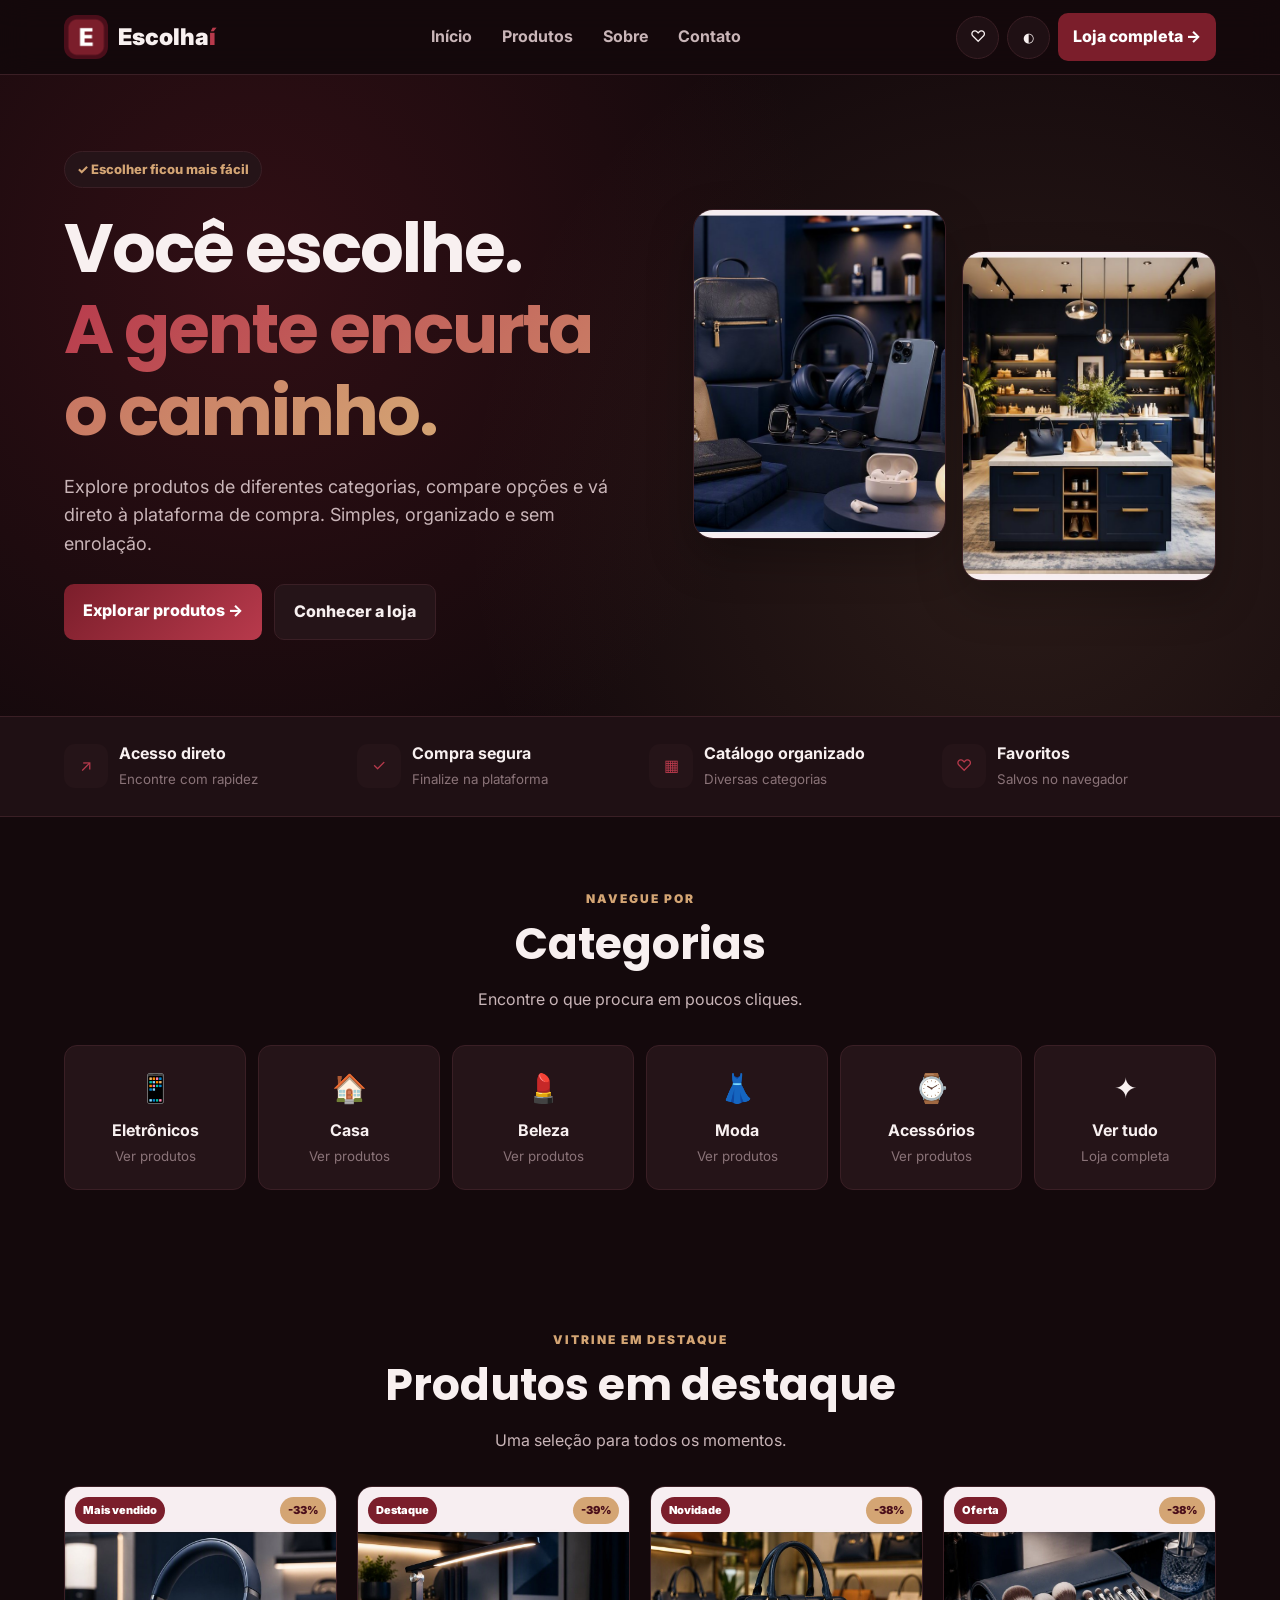
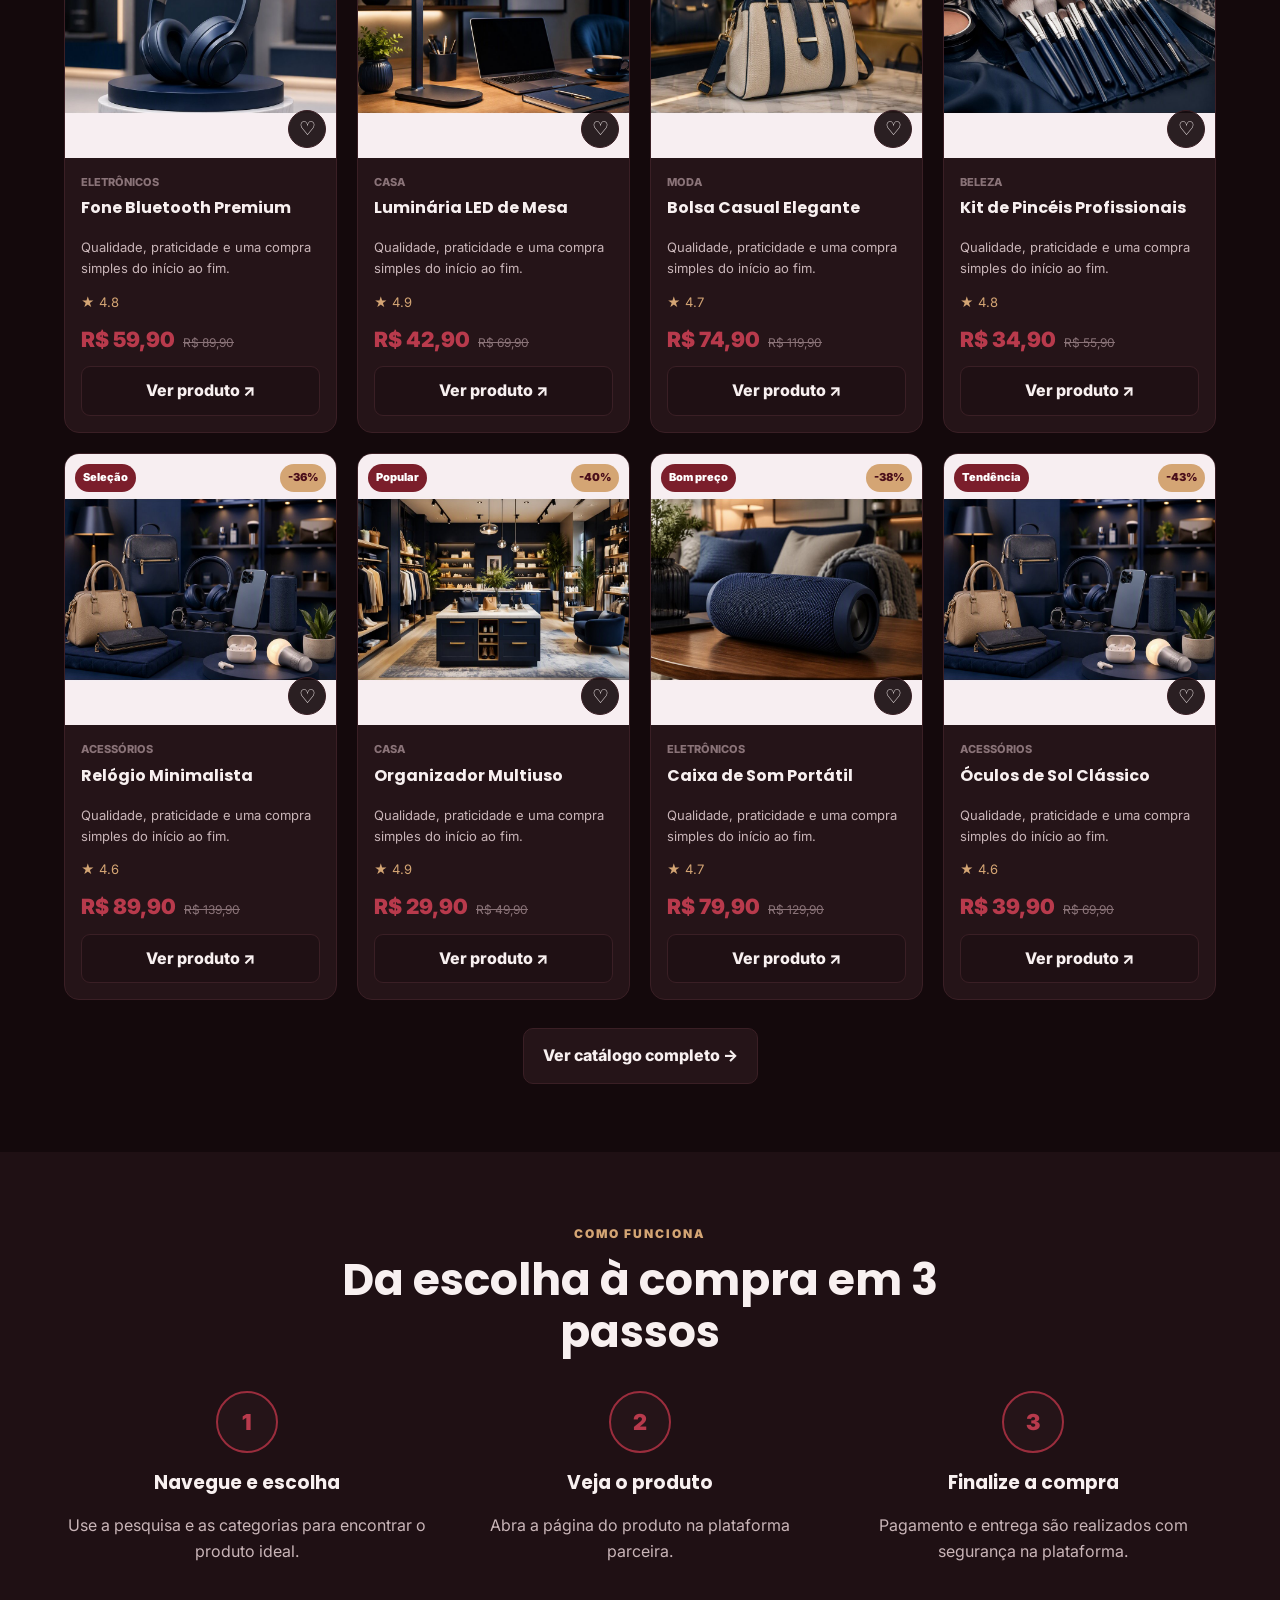
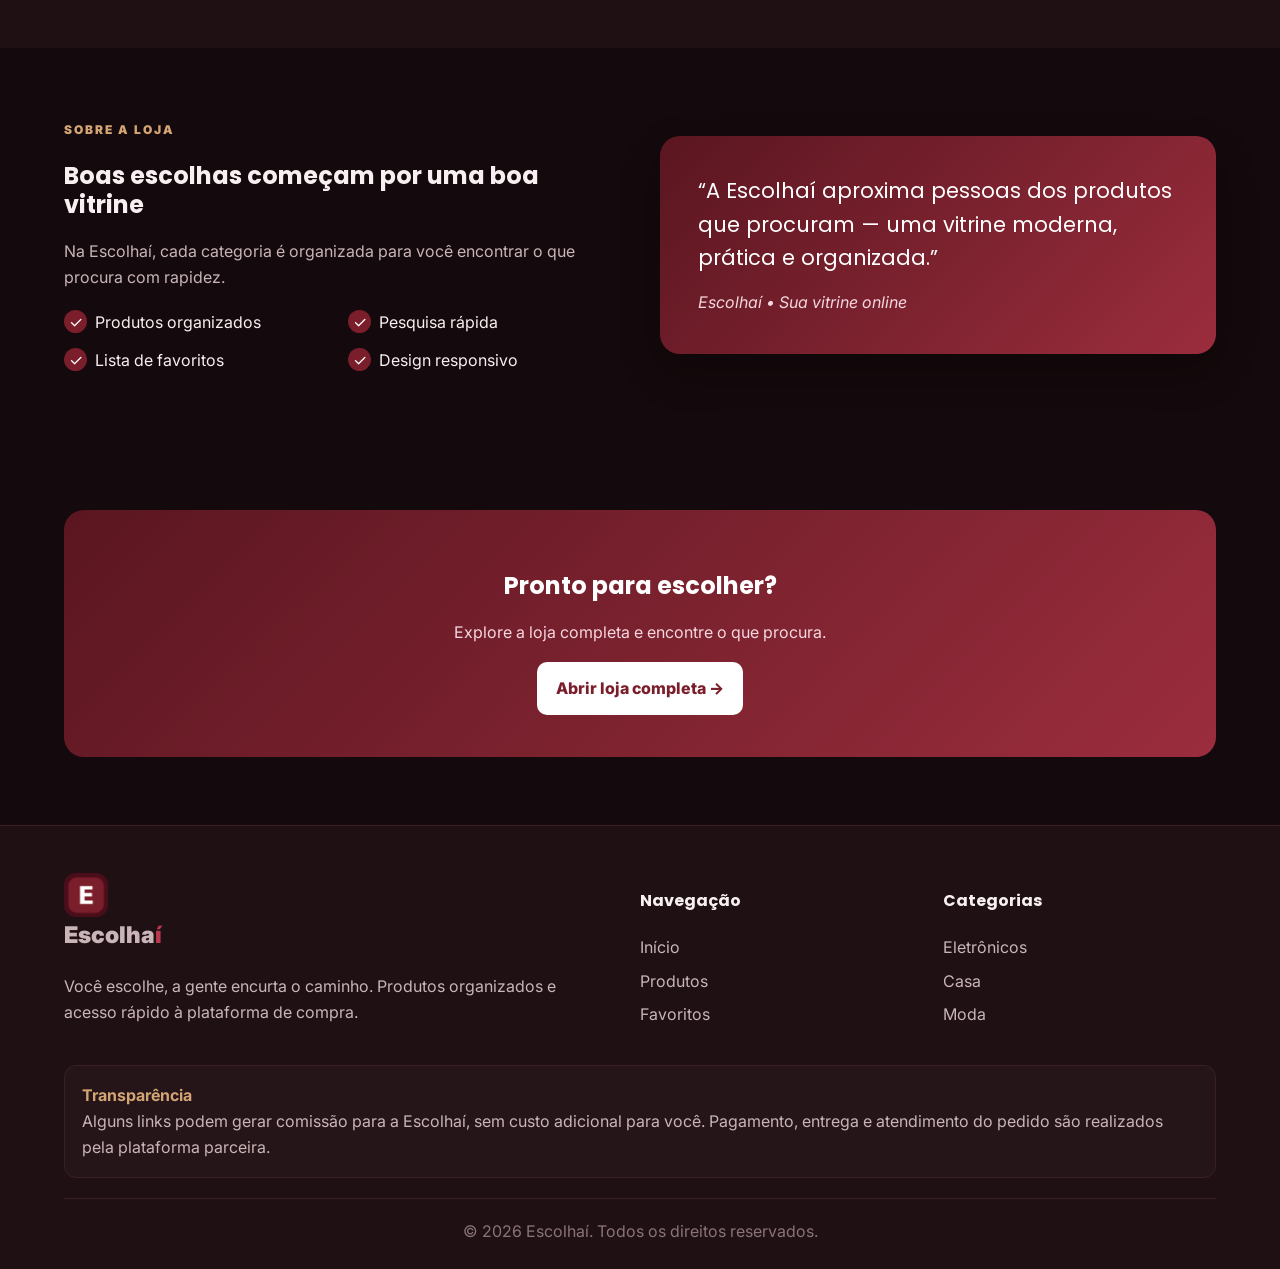
<file: index.html>
<!doctype html><html lang="pt-BR" data-theme="dark"><head><meta charset="UTF-8"><meta name="viewport" content="width=device-width,initial-scale=1"><meta name="theme-color" content="#7B1E2B"><link rel="manifest" href="manifest.json"><link rel="apple-touch-icon" href="images/icon-192.png"><link rel="icon" href="images/icon-192.png"><link rel="preconnect" href="https://fonts.googleapis.com"><link rel="preconnect" href="https://fonts.gstatic.com" crossorigin><link href="https://fonts.googleapis.com/css2?family=Inter:wght@400;500;600;700;800&family=Poppins:wght@600;700;800&display=swap" rel="stylesheet"><link rel="stylesheet" href="styles.css?v=5"><title>Escolhaí — Você escolhe, a gente encurta o caminho</title><meta name="description" content="Vitrine online com produtos organizados por categoria e acesso direto à plataforma de compra."><meta property="og:title" content="Escolhaí"><meta property="og:description" content="Você escolhe, a gente encurta o caminho."><meta property="og:url" content="https://soluccio.github.io/escolhai/"><link rel="canonical" href="https://soluccio.github.io/escolhai/"></head><body><header class="header"><nav class="nav container"><a class="brand" href="index.html"><img src="images/icon-192.png" alt=""><span>Escolha<em>í</em></span></a><div class="nav-links" id="navLinks"><a href="index.html">Início</a><a href="produtos.html">Produtos</a><a href="index.html#sobre">Sobre</a><a href="#contato">Contato</a></div><div class="nav-actions"><a class="icon-btn" href="produtos.html?fav=1" aria-label="Favoritos">♡<span class="fav-count" id="favCount"></span></a><button class="icon-btn" id="themeToggle" aria-label="Alternar tema">◐</button><a class="catalog-btn" href="produtos.html">Loja completa →</a><button class="icon-btn menu-btn" id="menuToggle" aria-label="Abrir menu">☰</button></div></nav></header><main><section class="hero"><div class="container hero-grid"><div><span class="badge">✓ Escolher ficou mais fácil</span><h1>Você escolhe.<br><span class="accent">A gente encurta o caminho.</span></h1><p>Explore produtos de diferentes categorias, compare opções e vá direto à plataforma de compra. Simples, organizado e sem enrolação.</p><div class="actions"><a class="btn-primary" href="produtos.html">Explorar produtos →</a><a class="btn-secondary" href="#sobre">Conhecer a loja</a></div></div><div class="hero-visual"><img src="images/hero-produtos.jpg" alt="Produtos em destaque"><img src="images/hero-loja.jpg" alt="Seleção de produtos"></div></div></section><section class="trust"><div class="container trust-grid"><div class="trust-item"><span class="trust-icon">↗</span><div><b>Acesso direto</b><small>Encontre com rapidez</small></div></div><div class="trust-item"><span class="trust-icon">✓</span><div><b>Compra segura</b><small>Finalize na plataforma</small></div></div><div class="trust-item"><span class="trust-icon">▦</span><div><b>Catálogo organizado</b><small>Diversas categorias</small></div></div><div class="trust-item"><span class="trust-icon">♡</span><div><b>Favoritos</b><small>Salvos no navegador</small></div></div></div></section><section class="section"><div class="container"><div class="section-head"><span class="eyebrow">NAVEGUE POR</span><h2>Categorias</h2><p>Encontre o que procura em poucos cliques.</p></div><div class="cats"><a class="cat" href="produtos.html?cat=Eletrônicos"><i>📱</i><b>Eletrônicos</b><small>Ver produtos</small></a><a class="cat" href="produtos.html?cat=Casa"><i>🏠</i><b>Casa</b><small>Ver produtos</small></a><a class="cat" href="produtos.html?cat=Beleza"><i>💄</i><b>Beleza</b><small>Ver produtos</small></a><a class="cat" href="produtos.html?cat=Moda"><i>👗</i><b>Moda</b><small>Ver produtos</small></a><a class="cat" href="produtos.html?cat=Acessórios"><i>⌚</i><b>Acessórios</b><small>Ver produtos</small></a><a class="cat" href="produtos.html"><i>✦</i><b>Ver tudo</b><small>Loja completa</small></a></div></div></section><section class="section"><div class="container"><div class="section-head"><span class="eyebrow">VITRINE EM DESTAQUE</span><h2>Produtos em destaque</h2><p>Uma seleção para todos os momentos.</p></div><div class="products-grid" id="featuredGrid"></div><div class="center"><a class="btn-secondary" href="produtos.html">Ver catálogo completo →</a></div></div></section><section class="section how"><div class="container"><div class="section-head"><span class="eyebrow">COMO FUNCIONA</span><h2>Da escolha à compra em 3 passos</h2></div><div class="steps"><div class="step"><div class="step-num">1</div><h3>Navegue e escolha</h3><p>Use a pesquisa e as categorias para encontrar o produto ideal.</p></div><div class="step"><div class="step-num">2</div><h3>Veja o produto</h3><p>Abra a página do produto na plataforma parceira.</p></div><div class="step"><div class="step-num">3</div><h3>Finalize a compra</h3><p>Pagamento e entrega são realizados com segurança na plataforma.</p></div></div></div></section><section class="section" id="sobre"><div class="container about-grid"><div class="about-copy"><span class="eyebrow">SOBRE A LOJA</span><h2>Boas escolhas começam por uma boa vitrine</h2><p>Na Escolhaí, cada categoria é organizada para você encontrar o que procura com rapidez.</p><div class="features"><div class="feature">Produtos organizados</div><div class="feature">Pesquisa rápida</div><div class="feature">Lista de favoritos</div><div class="feature">Design responsivo</div></div></div><div class="about-card"><blockquote>“A Escolhaí aproxima pessoas dos produtos que procuram — uma vitrine moderna, prática e organizada.”</blockquote><cite>Escolhaí • Sua vitrine online</cite></div></div></section><section class="section"><div class="container"><div class="cta"><h2>Pronto para escolher?</h2><p>Explore a loja completa e encontre o que procura.</p><a class="btn-primary" href="produtos.html">Abrir loja completa →</a></div></div></section></main><footer id="contato"><div class="container"><div class="footer-grid"><div><a class="brand" href="index.html"><img src="images/icon-192.png" alt=""><span>Escolha<em>í</em></span></a><p>Você escolhe, a gente encurta o caminho. Produtos organizados e acesso rápido à plataforma de compra.</p></div><div><h4>Navegação</h4><a href="index.html">Início</a><a href="produtos.html">Produtos</a><a href="produtos.html?fav=1">Favoritos</a></div><div><h4>Categorias</h4><a href="produtos.html?cat=Eletrônicos">Eletrônicos</a><a href="produtos.html?cat=Casa">Casa</a><a href="produtos.html?cat=Moda">Moda</a></div></div><div class="transparency"><strong>Transparência</strong><br>Alguns links podem gerar comissão para a Escolhaí, sem custo adicional para você. Pagamento, entrega e atendimento do pedido são realizados pela plataforma parceira.</div><div class="footer-bottom">© 2026 Escolhaí. Todos os direitos reservados.</div></div></footer><div id="toast"></div><script src="app.js?v=5" defer></script><script>window.PAGE='home';</script></body></html>
</file>
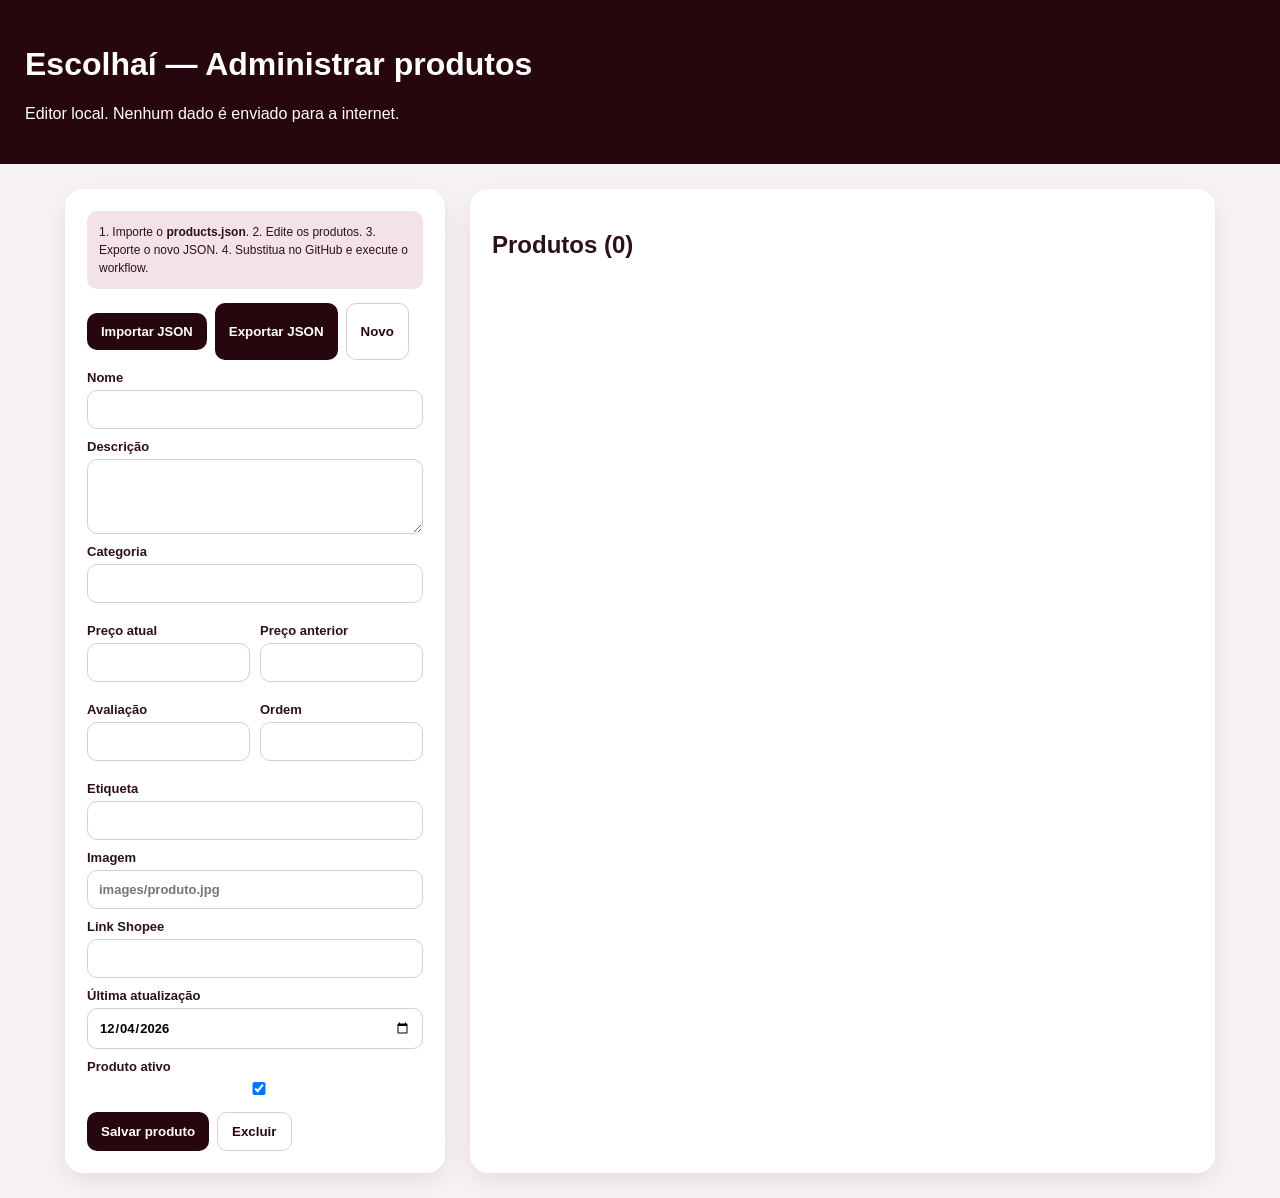
<file: administrar-produtos.html>
<!doctype html><html lang="pt-BR"><head><meta charset="utf-8"><meta name="viewport" content="width=device-width"><title>Escolhaí — Administrar produtos</title><style>:root{--w:#26070e;--a:#68172c;--bg:#f8f3f4}*{box-sizing:border-box}body{margin:0;font-family:Segoe UI,Arial;background:var(--bg);color:#2c1117}header{background:var(--w);color:#fff;padding:25px}main{max-width:1200px;margin:auto;padding:25px;display:grid;grid-template-columns:380px 1fr;gap:25px}.panel{background:#fff;padding:22px;border-radius:18px;box-shadow:0 8px 28px #26070e18}label{display:grid;gap:5px;font-weight:700;font-size:13px;margin:10px 0}input,textarea,select{width:100%;padding:11px;border:1px solid #decbd0;border-radius:10px;font:inherit}textarea{min-height:75px}.row{display:grid;grid-template-columns:1fr 1fr;gap:10px}.btns{display:flex;gap:8px;flex-wrap:wrap;margin-top:14px}button,.file{border:0;background:var(--w);color:#fff;padding:11px 14px;border-radius:10px;font-weight:800;cursor:pointer}.secondary{background:#fff;color:var(--w);border:1px solid #decbd0}.list{display:grid;gap:10px}.item{padding:15px;border:1px solid #eadde1;border-radius:13px;display:flex;justify-content:space-between;gap:12px}.item small{color:#75636a}.notice{background:#f3e3e7;padding:12px;border-radius:10px;font-size:12px;line-height:1.5}@media(max-width:850px){main{grid-template-columns:1fr}}</style></head><body><header><h1>Escolhaí — Administrar produtos</h1><p>Editor local. Nenhum dado é enviado para a internet.</p></header><main><section class="panel"><div class="notice">1. Importe o <b>products.json</b>. 2. Edite os produtos. 3. Exporte o novo JSON. 4. Substitua no GitHub e execute o workflow.</div><div class="btns"><label class="file">Importar JSON<input id="file" type="file" accept=".json" hidden></label><button id="export">Exportar JSON</button><button class="secondary" id="new">Novo</button></div><form id="form"><input id="id" type="hidden"><label>Nome<input id="name" required></label><label>Descrição<textarea id="description"></textarea></label><label>Categoria<input id="category" required></label><div class="row"><label>Preço atual<input id="price" type="number" step="0.01"></label><label>Preço anterior<input id="oldPrice" type="number" step="0.01"></label></div><div class="row"><label>Avaliação<input id="rating" type="number" step="0.1" min="0" max="5"></label><label>Ordem<input id="order" type="number"></label></div><label>Etiqueta<input id="badge"></label><label>Imagem<input id="image" placeholder="images/produto.jpg"></label><label>Link Shopee<input id="link"></label><label>Última atualização<input id="lastUpdated" type="date"></label><label><span>Produto ativo</span><input id="active" type="checkbox" checked></label><div class="btns"><button type="submit">Salvar produto</button><button type="button" class="secondary" id="remove">Excluir</button></div></form></section><section class="panel"><h2>Produtos <span id="count"></span></h2><div class="list" id="list"></div></section></main><script>let products=[],editing=null;const $=id=>document.getElementById(id);function render(){products.sort((a,b)=>(a.order||999)-(b.order||999));$('count').textContent='('+products.length+')';$('list').innerHTML=products.map(p=>`<div class="item"><div><b>${p.name}</b><br><small>${p.category} • R$ ${Number(p.price||0).toFixed(2).replace('.',',')} • ${p.active===false?'Inativo':'Ativo'}</small></div><button onclick="edit(${p.id})">Editar</button></div>`).join('')}function edit(id){let p=products.find(x=>x.id===id);editing=id;for(let k of ['id','name','description','category','price','oldPrice','rating','order','badge','image','link','lastUpdated'])$(k).value=p[k]??'';$('active').checked=p.active!==false;scrollTo({top:0,behavior:'smooth'})}function clear(){editing=null;$('form').reset();$('active').checked=true;$('lastUpdated').value=new Date().toISOString().slice(0,10)}$('file').onchange=async e=>{products=JSON.parse(await e.target.files[0].text());render();clear()};$('form').onsubmit=e=>{e.preventDefault();let p={id:editing||Math.max(0,...products.map(x=>+x.id))+1,name:$('name').value,description:$('description').value,category:$('category').value,price:+$('price').value,oldPrice:+$('oldPrice').value,rating:+$('rating').value,badge:$('badge').value,image:$('image').value,link:$('link').value,active:$('active').checked,order:+$('order').value,lastUpdated:$('lastUpdated').value};let i=products.findIndex(x=>x.id===p.id);i>-1?products[i]=p:products.push(p);render();clear()};$('remove').onclick=()=>{if(editing&&confirm('Excluir produto?')){products=products.filter(x=>x.id!==editing);render();clear()}};$('new').onclick=clear;$('export').onclick=()=>{let a=document.createElement('a');a.href=URL.createObjectURL(new Blob([JSON.stringify(products,null,2)],{type:'application/json'}));a.download='products.json';a.click();URL.revokeObjectURL(a.href)};clear();render();</script></body></html>
</file>
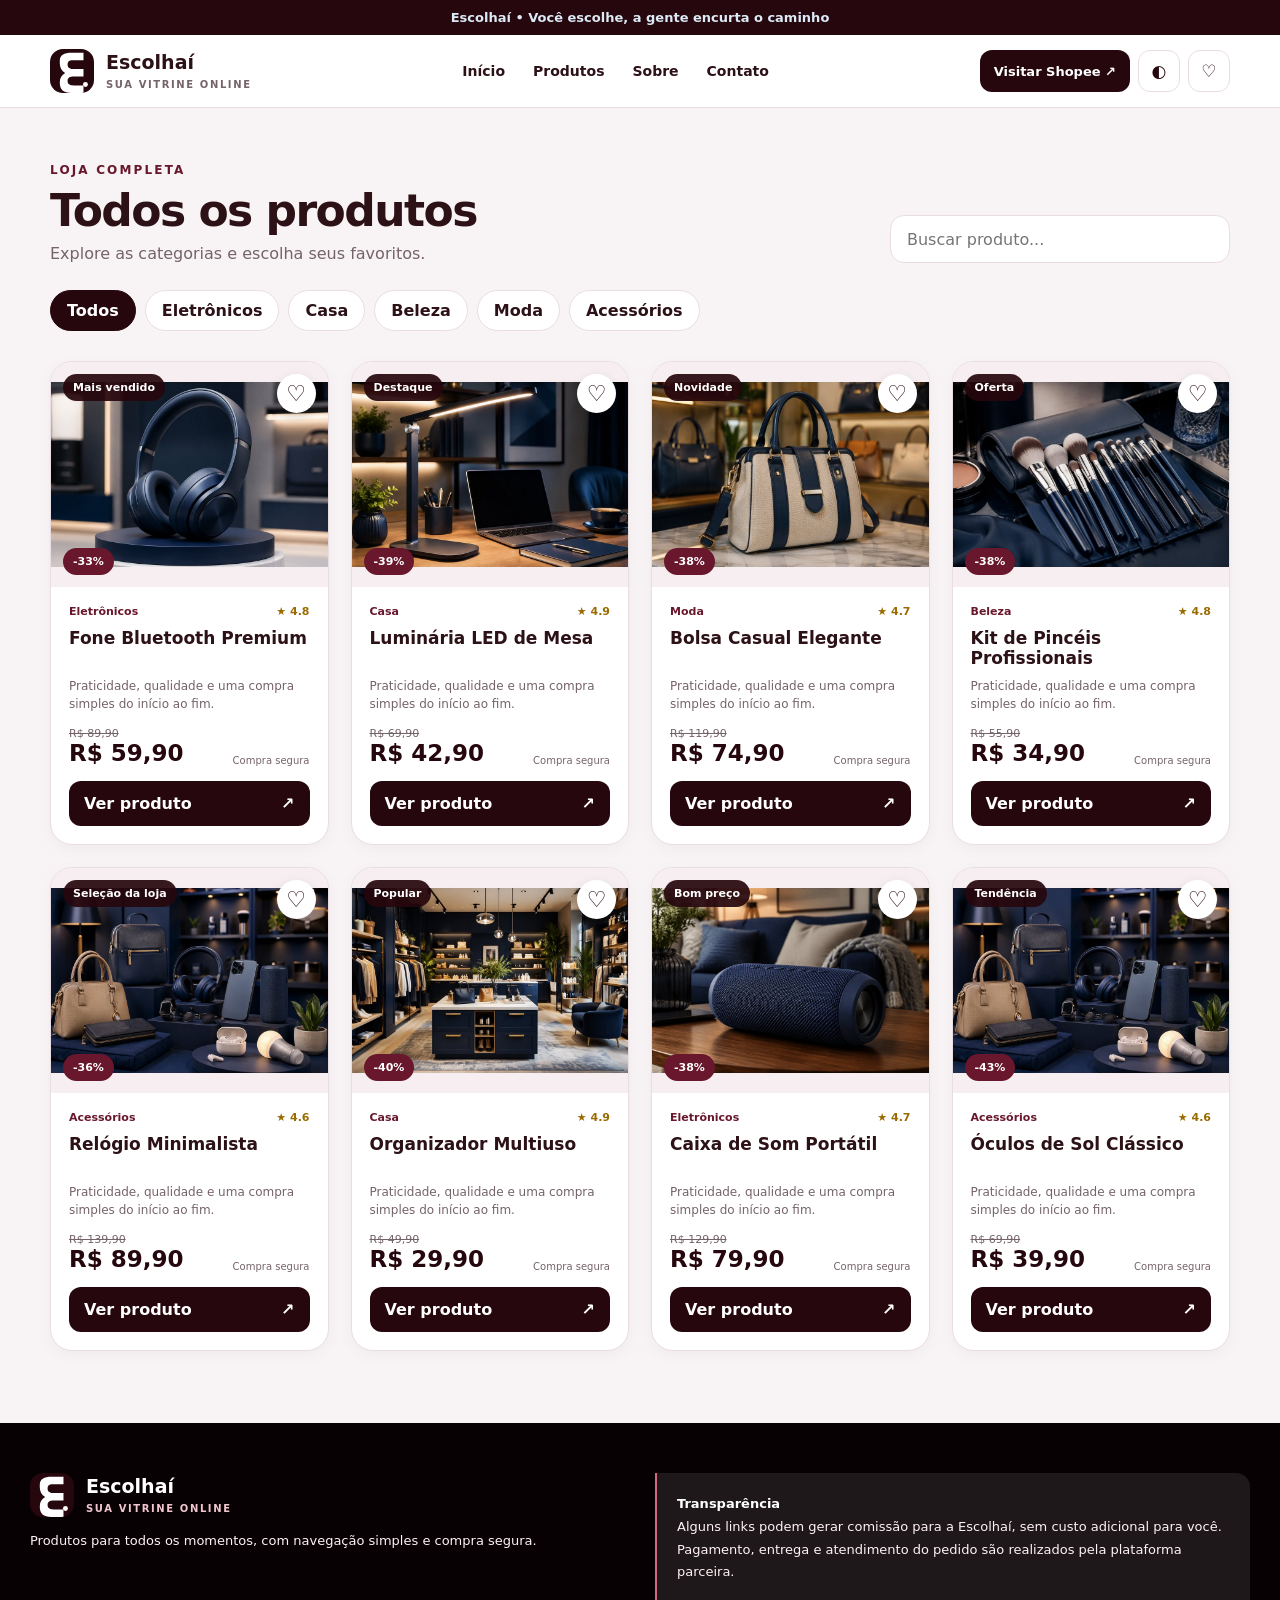
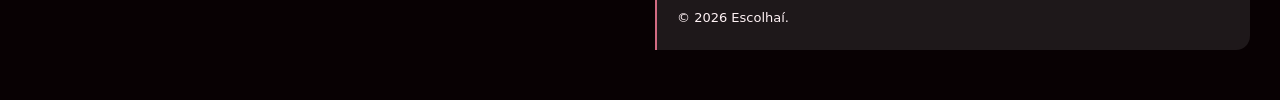
<file: produtos-template.html>
<!doctype html>
<html lang="pt-BR"><head><meta charset="utf-8"><meta name="viewport" content="width=device-width,initial-scale=1"><meta name="theme-color" content="#26070e"><meta name="description" content="Escolhaí — produtos selecionados para todos os momentos."><meta http-equiv="Cache-Control" content="no-cache, no-store, must-revalidate"><meta name="escolhai-version" content="2026-07-17-hotfix"><link rel="icon" href="images/escolhai-icon.svg?v=3" type="image/svg+xml"><title>Produtos — Escolhaí</title>
<style>
:root{--navy:#26070e;--navy2:#3a0a15;--blue:#68172c;--blue2:#8d2942;--bg:#f8f3f4;--surface:#fff;--text:#2c1117;--muted:#75636a;--line:#eadde1;--shadow:0 16px 45px rgba(38,7,14,.10)}
*{box-sizing:border-box}html{scroll-behavior:smooth}body{margin:0;background:var(--bg);color:var(--text);font-family:Inter,system-ui,-apple-system,"Segoe UI",Arial,sans-serif}a{color:inherit;text-decoration:none}button,input{font:inherit}.announcement{background:var(--navy);color:#dceaf5;text-align:center;padding:10px 15px;font-size:13px;font-weight:700}header{position:sticky;top:0;z-index:40;background:rgba(255,255,255,.96);border-bottom:1px solid var(--line);backdrop-filter:blur(12px)}.nav{max-width:1220px;margin:auto;padding:14px 20px;display:flex;align-items:center;justify-content:space-between;gap:24px}.brand{display:flex;align-items:center;gap:12px}.logo{width:44px;height:44px;border-radius:13px;background:linear-gradient(145deg,#1a0308,#68172c);display:grid;place-items:center;color:#fff;font-weight:900;font-size:21px;box-shadow:0 8px 22px rgba(38,7,14,.24)}.brand b{display:block;font-size:19px}.brand small{color:var(--muted);font-size:10px;letter-spacing:.16em;font-weight:800}.links{display:flex;gap:28px;font-size:14px;font-weight:750}.links a:hover{color:var(--blue)}.tools{display:flex;gap:8px}.tool{border:1px solid var(--line);background:#fff;color:var(--navy);height:42px;min-width:42px;border-radius:12px;cursor:pointer;font-size:17px}.tool.active{background:var(--navy);color:#fff}.hero{background:linear-gradient(115deg,#100104 0%,#26070e 58%,#4a0f1e 100%);color:#fff;overflow:hidden}.hero-inner{max-width:1220px;margin:auto;padding:78px 20px;display:grid;grid-template-columns:1.12fr .88fr;gap:60px;align-items:center}.kicker{display:inline-flex;gap:8px;align-items:center;padding:8px 13px;border:1px solid rgba(255,255,255,.22);border-radius:999px;background:rgba(255,255,255,.08);font-size:12px;font-weight:850;letter-spacing:.08em}h1{font-size:clamp(46px,6vw,72px);line-height:1;letter-spacing:-.05em;margin:22px 0}.hero p{max-width:630px;color:#c6d7e5;font-size:18px;line-height:1.7}.actions{display:flex;gap:12px;flex-wrap:wrap;margin-top:28px}.btn{padding:14px 20px;border-radius:13px;font-weight:850}.btn-primary{background:#fff;color:var(--navy)}.btn-secondary{border:1px solid rgba(255,255,255,.3)}.showcase{position:relative;min-height:350px}.showcase-card{position:absolute;background:#fff;color:var(--text);border-radius:24px;padding:13px;box-shadow:0 25px 60px rgba(0,0,0,.3)}.showcase-card img{display:block;width:100%;border-radius:17px}.showcase-card.one{width:61%;left:0;top:10px;transform:rotate(-5deg)}.showcase-card.two{width:58%;right:0;bottom:7px;transform:rotate(5deg)}.showcase-card b{display:block;padding:10px 5px 3px}.trust{background:#fff;border-bottom:1px solid var(--line)}.trust-inner{max-width:1220px;margin:auto;padding:24px 20px;display:grid;grid-template-columns:repeat(3,1fr);gap:20px}.trust-item{display:flex;align-items:center;gap:13px}.trust-icon{width:44px;height:44px;border-radius:13px;background:#f5e5e9;color:var(--blue);display:grid;place-items:center;font-weight:900}.trust-item b{display:block}.trust-item small{color:var(--muted)}section{max-width:1220px;margin:auto;padding:72px 20px}.section-head{display:flex;justify-content:space-between;align-items:end;gap:25px}.eyebrow{color:var(--blue);font-size:12px;letter-spacing:.18em;font-weight:900}h2{font-size:clamp(32px,4vw,44px);letter-spacing:-.035em;margin:8px 0}.section-head p{color:var(--muted);margin:0}.search{width:340px;max-width:100%;height:48px;border:1px solid var(--line);background:#fff;border-radius:14px;padding:0 16px;color:var(--text);outline:none}.filters{display:flex;gap:9px;margin:27px 0;overflow:auto;padding-bottom:3px}.filter{border:1px solid var(--line);background:#fff;padding:10px 16px;border-radius:999px;font-weight:800;color:var(--text);white-space:nowrap;cursor:pointer}.filter.active{background:var(--navy);color:#fff;border-color:var(--navy)}.grid{display:grid;grid-template-columns:repeat(4,1fr);gap:22px}.product-card{background:#fff;border:1px solid var(--line);border-radius:22px;overflow:hidden;box-shadow:0 4px 16px rgba(38,7,14,.04);transition:.25s}.product-card:hover{transform:translateY(-5px);box-shadow:var(--shadow)}.product-image{position:relative;background:#dce8f1}.product-image img{width:100%;height:225px;object-fit:cover;display:block}.badge,.discount{position:absolute;color:#fff;border-radius:999px;font-size:11px;font-weight:900;padding:7px 10px}.badge{top:12px;left:12px;background:rgba(38,7,14,.92)}.discount{bottom:12px;left:12px;background:#1d6799}.heart{position:absolute;right:12px;top:12px;border:0;width:39px;height:39px;border-radius:50%;background:#fff;color:var(--navy);font-size:22px;cursor:pointer;box-shadow:0 4px 12px rgba(0,0,0,.12)}.heart.on{background:var(--navy);color:#fff}.product-info{padding:18px}.row{display:flex;justify-content:space-between;gap:10px;font-size:11px;font-weight:800}.category{color:var(--blue)}.rating{color:#9a6b00}.product-info h3{font-size:17px;margin:10px 0 7px;min-height:42px}.description{font-size:12px;line-height:1.5;color:var(--muted);margin:0 0 14px}.price-line{display:flex;justify-content:space-between;align-items:end;gap:7px}.old-price{display:block;color:var(--muted);font-size:11px;text-decoration:line-through}.price-line strong{font-size:23px;color:var(--navy)}.installment{color:var(--muted);font-size:10px}.buy{display:flex;justify-content:space-between;align-items:center;background:var(--navy);color:#fff;margin-top:15px;padding:13px 15px;border-radius:12px;font-weight:850}.buy:hover{background:var(--blue)}.empty{display:none;background:#fff;border:1px dashed var(--line);border-radius:20px;padding:45px;text-align:center;color:var(--muted)}.about-bg{background:#fff;border-top:1px solid var(--line)}.about{display:grid;grid-template-columns:.9fr 1.1fr;gap:50px;align-items:center}.about-visual{background:linear-gradient(140deg,var(--navy),var(--blue));border-radius:28px;padding:45px;color:#fff;min-height:390px;display:flex;flex-direction:column;justify-content:flex-end;box-shadow:var(--shadow)}.about-visual .big{font-size:90px;line-height:1}.about p{color:var(--muted);line-height:1.7}.checklist{display:grid;gap:12px;margin-top:22px}.check{font-weight:750}.check span{display:inline-grid;place-items:center;width:26px;height:26px;border-radius:50%;background:#f4e1e6;color:var(--blue);margin-right:9px}footer{background:#120206;color:#fff;padding:50px 20px}.footer{max-width:1220px;margin:auto;display:grid;grid-template-columns:1fr 1fr;gap:30px}.footer p,.notice{color:#98adbe;line-height:1.7;font-size:13px}.notice{border-left:2px solid #64172b;padding-left:18px}body.dark{--bg:#16070b;--surface:#2b0d15;--text:#eef5fa;--muted:#9eb0bf;--line:#55202d}body.dark header,body.dark .trust,body.dark .product-card,body.dark .filter,body.dark .search,body.dark .tool,body.dark .about-bg{background:#280c14;color:var(--text)}body.dark .price-line strong{color:#e6a6b5}
@media(max-width:950px){.links{display:none}.hero-inner,.about{grid-template-columns:1fr}.showcase{min-height:330px;max-width:560px}.grid{grid-template-columns:repeat(2,1fr)}.trust-inner{grid-template-columns:1fr}.section-head{align-items:stretch;flex-direction:column}.search{width:100%}}@media(max-width:580px){.hero-inner{padding-top:55px}h1{font-size:47px}.showcase{min-height:265px}.grid{grid-template-columns:1fr}.footer{grid-template-columns:1fr}.brand small{display:none}}

.shop-top{display:inline-flex;align-items:center;background:#26070e;color:#fff;padding:11px 14px;border-radius:12px;font-size:13px;font-weight:850}.product-image{overflow:hidden}.product-image img{transition:transform .35s ease}.product-card:hover .product-image img{transform:scale(1.04)}.product-image .discount{z-index:2}.brand-tagline{color:#f0c8d2!important}.mobile-note{display:none}.price-alert{margin-top:22px;padding:15px 17px;border:1px solid #d9bec5;background:#f5e9ec;color:#51202d;border-radius:14px;font-size:12px;line-height:1.55}@media(max-width:950px){.shop-top{display:none}.mobile-note{display:block;text-align:center;background:#26070e;color:#fff;padding:12px;font-weight:800}}

/* HOTFIX ESCOLHAI v3 */
.brand-icon{width:44px;height:44px;border-radius:13px;display:block}.product-image:after,.price-alert{display:none!important}.about-bg,body.dark .about-bg{background:#fff!important;color:#2c1117!important}.about-visual{background:linear-gradient(145deg,#170307,#711a32)!important}.about-brand{display:flex;align-items:center;gap:20px;margin-bottom:24px}.about-brand img{width:108px;height:108px;border-radius:24px;box-shadow:0 12px 30px rgba(0,0,0,.28)}.about-brand strong{display:block;color:#fff!important;font-size:44px;line-height:1}.about-brand small{display:block;color:#ffe6ec!important;font-size:16px;margin-top:10px;font-weight:700}.about-visual h2{color:#fff!important;text-shadow:0 2px 8px rgba(0,0,0,.35)}.about .eyebrow,body.dark .about .eyebrow{color:#8f2941!important}.about>div:last-child h2,body.dark .about>div:last-child h2{color:#26070e!important}.about>div:last-child p,body.dark .about>div:last-child p{color:#5d4a51!important}.about .check,body.dark .about .check{color:#32151d!important}.about .check span,body.dark .about .check span{background:#f4e1e6!important;color:#68172c!important}footer{background:#080103!important}.footer,.footer b,.footer .brand b{color:#fff!important}.footer p,.footer .notice{color:#fff2f5!important}.footer small{color:#f2c6d1!important}.footer .notice{background:rgba(255,255,255,.09)!important;border-left-color:#d16a82!important;padding:20px!important;border-radius:0 14px 14px 0!important;line-height:1.75!important}.footer .notice b{color:#fff!important}.discount{background:#68172c!important}.catalog-page .hero,.catalog-page .trust,.catalog-page .about-bg,.catalog-page .mobile-note{display:none}.catalog-page main{min-height:70vh}.catalog-page #produtos{padding-top:55px}@media(max-width:580px){.about-brand{align-items:flex-start;flex-direction:column}.about-brand strong{font-size:38px}.about-brand small{font-size:14px}.footer .notice{font-size:13px!important}}
</style><script>(function(){if('serviceWorker'in navigator){navigator.serviceWorker.getRegistrations().then(function(rs){rs.forEach(function(r){r.unregister()})})}if('caches'in window){caches.keys().then(function(keys){keys.forEach(function(k){caches.delete(k)})})}})();</script></head><body class="catalog-page">
<div class="announcement">Escolhaí • Você escolhe, a gente encurta o caminho</div>
<header><div class="nav"><a class="brand" href="index.html"><img class="brand-icon" src="images/escolhai-icon.svg?v=3" alt="" aria-hidden="true"><span><b>Escolhaí</b><small>SUA VITRINE ONLINE</small></span></a><nav class="links"><a href="index.html">Início</a><a href="produtos.html" aria-current="page">Produtos</a><a href="index.html#sobre">Sobre</a><a href="index.html#contato">Contato</a></nav><div class="tools"><a class="shop-top" href="https://shopee.com.br/" target="_blank" rel="nofollow sponsored noopener">Visitar Shopee ↗</a><button class="tool" id="theme" type="button" aria-label="Alternar tema">◐</button><button class="tool" id="favFilter" type="button" aria-label="Mostrar favoritos">♡ <small id="favCount"></small></button></div></div></header>
<div class="mobile-note"><a href="https://shopee.com.br/" target="_blank" rel="nofollow sponsored noopener">Visitar Shopee ↗</a></div><main><div class="hero" id="inicio"><div class="hero-inner"><div><span class="kicker">✓ ESCOLHER FICOU MAIS FÁCIL</span><h1>Você escolhe. A gente encurta o caminho.</h1><p>Explore produtos de diferentes categorias, compare opções e vá direto à página oficial do vendedor. Simples, organizado e sem enrolação.</p><div class="actions"><a class="btn btn-primary" href="produtos.html">Explorar produtos →</a><a class="btn btn-secondary" href="#sobre">Conhecer a loja</a></div></div><div class="showcase"><div class="showcase-card one"><img src="images/hero-produtos.jpg" alt="Fone Bluetooth" loading="eager"><b>Escolhas para você</b></div><div class="showcase-card two"><img src="images/hero-loja.jpg" alt="Relógio" loading="eager"><b>Vitrine em destaque</b></div></div></div></div>
<div class="trust"><div class="trust-inner"><div class="trust-item"><span class="trust-icon">↗</span><div><b>Acesso direto ao produto</b><small>Encontre e acesse com rapidez</small></div></div><div class="trust-item"><span class="trust-icon">✓</span><div><b>Compra na plataforma oficial</b><small>Finalize com o vendedor</small></div></div><div class="trust-item"><span class="trust-icon">▦</span><div><b>Catálogo organizado</b><small>Diversas categorias em um só lugar</small></div></div></div></div>
<section id="produtos"><div class="section-head"><div><div class="eyebrow">LOJA COMPLETA</div><h2>Todos os produtos</h2><p>Explore as categorias e escolha seus favoritos.</p></div><input class="search" id="search" type="search" placeholder="Buscar produto..." aria-label="Buscar produto"></div><div class="filters"><button class="filter active" data-cat="Todos">Todos</button><button class="filter" data-cat="Eletrônicos">Eletrônicos</button><button class="filter" data-cat="Casa">Casa</button><button class="filter" data-cat="Beleza">Beleza</button><button class="filter" data-cat="Moda">Moda</button><button class="filter" data-cat="Acessórios">Acessórios</button></div><div class="grid" id="grid"><!-- PRODUCTS_START -->
<!-- PRODUCTS_START -->
<article class="product-card" data-name="fone bluetooth premium" data-cat="Eletrônicos" data-id="1"><div class="product-image"><img src="images/fone-bluetooth.jpg" alt="Fone Bluetooth Premium" loading="lazy"><span class="badge">Mais vendido</span><span class="discount">-33%</span><button class="heart" type="button" data-fav="1" aria-label="Favoritar Fone Bluetooth Premium">♡</button></div><div class="product-info"><div class="row"><span class="category">Eletrônicos</span><span class="rating">★ 4.8</span></div><h3>Fone Bluetooth Premium</h3><p class="description">Praticidade, qualidade e uma compra simples do início ao fim.</p><div class="price-line"><div><span class="old-price">R$ 89,90</span><strong>R$ 59,90</strong></div><span class="installment">Compra segura</span></div><a class="buy" href="https://shopee.com.br/" target="_blank" rel="nofollow sponsored noopener">Ver produto <span>↗</span></a></div></article>
<article class="product-card" data-name="luminária led de mesa" data-cat="Casa" data-id="2"><div class="product-image"><img src="images/luminaria-led.jpg" alt="Luminária LED de Mesa" loading="lazy"><span class="badge">Destaque</span><span class="discount">-39%</span><button class="heart" type="button" data-fav="2" aria-label="Favoritar Luminária LED de Mesa">♡</button></div><div class="product-info"><div class="row"><span class="category">Casa</span><span class="rating">★ 4.9</span></div><h3>Luminária LED de Mesa</h3><p class="description">Praticidade, qualidade e uma compra simples do início ao fim.</p><div class="price-line"><div><span class="old-price">R$ 69,90</span><strong>R$ 42,90</strong></div><span class="installment">Compra segura</span></div><a class="buy" href="https://shopee.com.br/" target="_blank" rel="nofollow sponsored noopener">Ver produto <span>↗</span></a></div></article>
<article class="product-card" data-name="bolsa casual elegante" data-cat="Moda" data-id="3"><div class="product-image"><img src="images/bolsa-casual.jpg" alt="Bolsa Casual Elegante" loading="lazy"><span class="badge">Novidade</span><span class="discount">-38%</span><button class="heart" type="button" data-fav="3" aria-label="Favoritar Bolsa Casual Elegante">♡</button></div><div class="product-info"><div class="row"><span class="category">Moda</span><span class="rating">★ 4.7</span></div><h3>Bolsa Casual Elegante</h3><p class="description">Praticidade, qualidade e uma compra simples do início ao fim.</p><div class="price-line"><div><span class="old-price">R$ 119,90</span><strong>R$ 74,90</strong></div><span class="installment">Compra segura</span></div><a class="buy" href="https://shopee.com.br/" target="_blank" rel="nofollow sponsored noopener">Ver produto <span>↗</span></a></div></article>
<article class="product-card" data-name="kit de pincéis profissionais" data-cat="Beleza" data-id="4"><div class="product-image"><img src="images/kit-pinceis.jpg" alt="Kit de Pincéis Profissionais" loading="lazy"><span class="badge">Oferta</span><span class="discount">-38%</span><button class="heart" type="button" data-fav="4" aria-label="Favoritar Kit de Pincéis Profissionais">♡</button></div><div class="product-info"><div class="row"><span class="category">Beleza</span><span class="rating">★ 4.8</span></div><h3>Kit de Pincéis Profissionais</h3><p class="description">Praticidade, qualidade e uma compra simples do início ao fim.</p><div class="price-line"><div><span class="old-price">R$ 55,90</span><strong>R$ 34,90</strong></div><span class="installment">Compra segura</span></div><a class="buy" href="https://shopee.com.br/" target="_blank" rel="nofollow sponsored noopener">Ver produto <span>↗</span></a></div></article>
<article class="product-card" data-name="relógio minimalista" data-cat="Acessórios" data-id="5"><div class="product-image"><img src="images/relogio.jpg" alt="Relógio Minimalista" loading="lazy"><span class="badge">Seleção da loja</span><span class="discount">-36%</span><button class="heart" type="button" data-fav="5" aria-label="Favoritar Relógio Minimalista">♡</button></div><div class="product-info"><div class="row"><span class="category">Acessórios</span><span class="rating">★ 4.6</span></div><h3>Relógio Minimalista</h3><p class="description">Praticidade, qualidade e uma compra simples do início ao fim.</p><div class="price-line"><div><span class="old-price">R$ 139,90</span><strong>R$ 89,90</strong></div><span class="installment">Compra segura</span></div><a class="buy" href="https://shopee.com.br/" target="_blank" rel="nofollow sponsored noopener">Ver produto <span>↗</span></a></div></article>
<article class="product-card" data-name="organizador multiuso" data-cat="Casa" data-id="6"><div class="product-image"><img src="images/organizador.jpg" alt="Organizador Multiuso" loading="lazy"><span class="badge">Popular</span><span class="discount">-40%</span><button class="heart" type="button" data-fav="6" aria-label="Favoritar Organizador Multiuso">♡</button></div><div class="product-info"><div class="row"><span class="category">Casa</span><span class="rating">★ 4.9</span></div><h3>Organizador Multiuso</h3><p class="description">Praticidade, qualidade e uma compra simples do início ao fim.</p><div class="price-line"><div><span class="old-price">R$ 49,90</span><strong>R$ 29,90</strong></div><span class="installment">Compra segura</span></div><a class="buy" href="https://shopee.com.br/" target="_blank" rel="nofollow sponsored noopener">Ver produto <span>↗</span></a></div></article>
<article class="product-card" data-name="caixa de som portátil" data-cat="Eletrônicos" data-id="7"><div class="product-image"><img src="images/caixa-som.jpg" alt="Caixa de Som Portátil" loading="lazy"><span class="badge">Bom preço</span><span class="discount">-38%</span><button class="heart" type="button" data-fav="7" aria-label="Favoritar Caixa de Som Portátil">♡</button></div><div class="product-info"><div class="row"><span class="category">Eletrônicos</span><span class="rating">★ 4.7</span></div><h3>Caixa de Som Portátil</h3><p class="description">Praticidade, qualidade e uma compra simples do início ao fim.</p><div class="price-line"><div><span class="old-price">R$ 129,90</span><strong>R$ 79,90</strong></div><span class="installment">Compra segura</span></div><a class="buy" href="https://shopee.com.br/" target="_blank" rel="nofollow sponsored noopener">Ver produto <span>↗</span></a></div></article>
<article class="product-card" data-name="óculos de sol clássico" data-cat="Acessórios" data-id="8"><div class="product-image"><img src="images/oculos.jpg" alt="Óculos de Sol Clássico" loading="lazy"><span class="badge">Tendência</span><span class="discount">-43%</span><button class="heart" type="button" data-fav="8" aria-label="Favoritar Óculos de Sol Clássico">♡</button></div><div class="product-info"><div class="row"><span class="category">Acessórios</span><span class="rating">★ 4.6</span></div><h3>Óculos de Sol Clássico</h3><p class="description">Praticidade, qualidade e uma compra simples do início ao fim.</p><div class="price-line"><div><span class="old-price">R$ 69,90</span><strong>R$ 39,90</strong></div><span class="installment">Compra segura</span></div><a class="buy" href="https://shopee.com.br/" target="_blank" rel="nofollow sponsored noopener">Ver produto <span>↗</span></a></div></article>
<!-- PRODUCTS_END -->
<!-- PRODUCTS_END --></div><div class="empty" id="empty">Nenhum produto encontrado.</div></section>
<div class="about-bg" id="sobre"><section class="about"><div class="about-visual"><div class="about-brand"><img src="images/escolhai-icon.svg?v=3" alt=""><div><strong>Escolhaí</strong><small>Você escolhe, a gente encurta o caminho.</small></div></div><h2>Uma vitrine feita para facilitar suas escolhas.</h2></div><div><div class="eyebrow">SOBRE A LOJA</div><h2>Boas escolhas começam por uma boa vitrine.</h2><p>Na Escolhaí, cada categoria é organizada para você encontrar o que procura com rapidez. Escolha seus produtos, confira os detalhes e avance para uma compra simples e segura.</p><div class="checklist"><div class="check"><span>✓</span>Produtos organizados por categoria</div><div class="check"><span>✓</span>Pesquisa rápida em todo o catálogo</div><div class="check"><span>✓</span>Lista de favoritos salva no navegador</div><div class="check"><span>✓</span>Layout adaptado para celular e computador</div></div></div></section></div></main>
<footer id="contato"><div class="footer"><div><div class="brand"><img class="brand-icon" src="images/escolhai-icon.svg?v=3" alt="" aria-hidden="true"><span><b>Escolhaí</b><small>SUA VITRINE ONLINE</small></span></div><p>Produtos para todos os momentos, com navegação simples e compra segura.</p></div><div class="notice"><b>Transparência</b><br>Alguns links podem gerar comissão para a Escolhaí, sem custo adicional para você. Pagamento, entrega e atendimento do pedido são realizados pela plataforma parceira.<br><br>© 2026 Escolhaí.</div></div></footer>
<script>
(function(){
  var cards=[].slice.call(document.querySelectorAll('.product-card')), selected='Todos', onlyFav=false, likes=[];
  try{likes=JSON.parse(localStorage.getItem('escolhai-favorites')||'[]')||[];}catch(e){likes=[];}
  function count(){document.getElementById('favCount').textContent=likes.length?likes.length:'';}
  function paint(){
    var q=(document.getElementById('search').value||'').toLowerCase(), visible=0;
    cards.forEach(function(card){var id=Number(card.getAttribute('data-id'));var okCat=selected==='Todos'||card.getAttribute('data-cat')===selected;var okSearch=card.getAttribute('data-name').indexOf(q)>-1;var okFav=!onlyFav||likes.indexOf(id)>-1;var show=okCat&&okSearch&&okFav;card.style.display=show?'':'none';if(show)visible++;var heart=card.querySelector('.heart');heart.className=likes.indexOf(id)>-1?'heart on':'heart';heart.textContent=likes.indexOf(id)>-1?'♥':'♡';});
    document.getElementById('empty').style.display=visible?'none':'block';count();
  }
  [].slice.call(document.querySelectorAll('.filter')).forEach(function(btn){btn.onclick=function(){selected=btn.getAttribute('data-cat');[].slice.call(document.querySelectorAll('.filter')).forEach(function(b){b.className='filter';});btn.className='filter active';paint();};});
  [].slice.call(document.querySelectorAll('.heart')).forEach(function(btn){btn.onclick=function(){var id=Number(btn.getAttribute('data-fav')),i=likes.indexOf(id);if(i>-1)likes.splice(i,1);else likes.push(id);try{localStorage.setItem('escolhai-favorites',JSON.stringify(likes));}catch(e){}paint();};});
  document.getElementById('search').oninput=paint;
  document.getElementById('favFilter').onclick=function(){onlyFav=!onlyFav;this.className=onlyFav?'tool active':'tool';paint();};
  document.getElementById('theme').onclick=function(){document.body.classList.toggle('dark');try{localStorage.setItem('escolhai-theme',document.body.classList.contains('dark')?'dark':'light');}catch(e){}};
  try{if(localStorage.getItem('escolhai-theme')==='dark')document.body.classList.add('dark');}catch(e){}
  paint();
})();
</script></body></html>
</file>
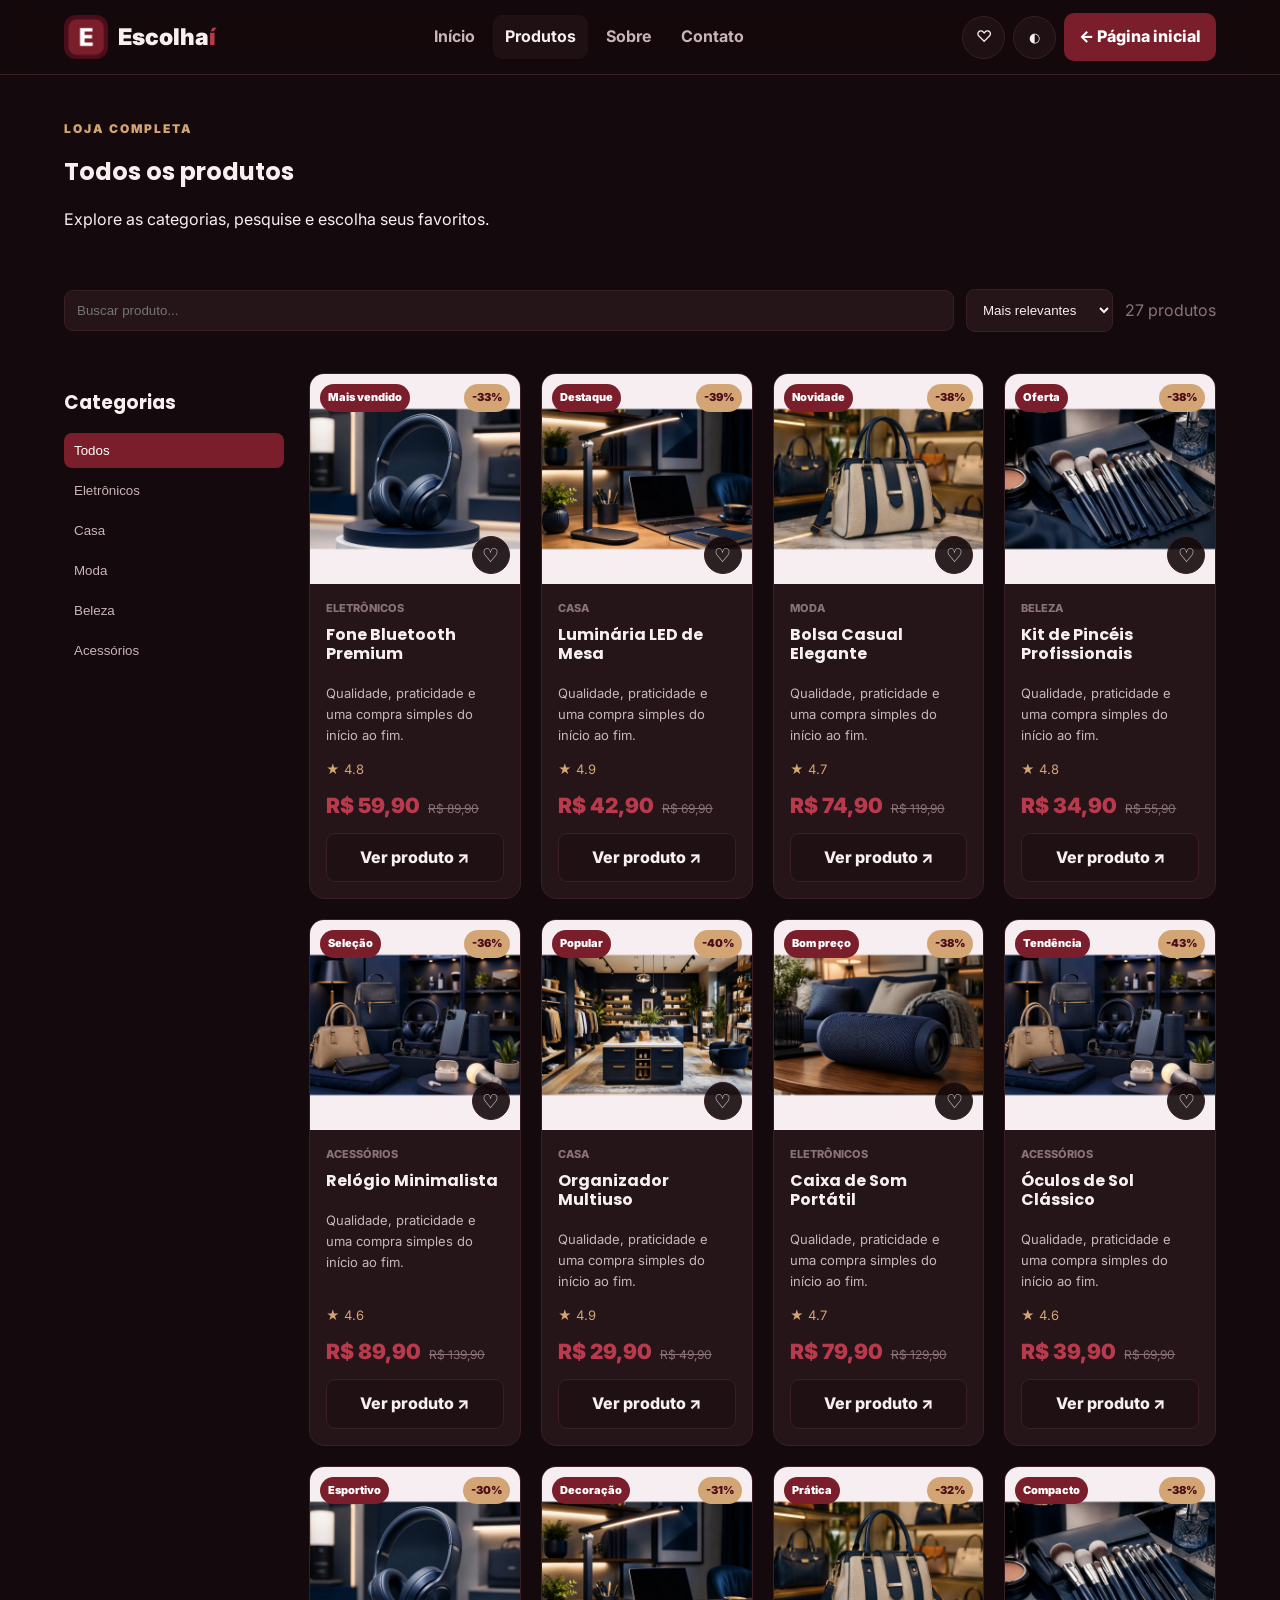
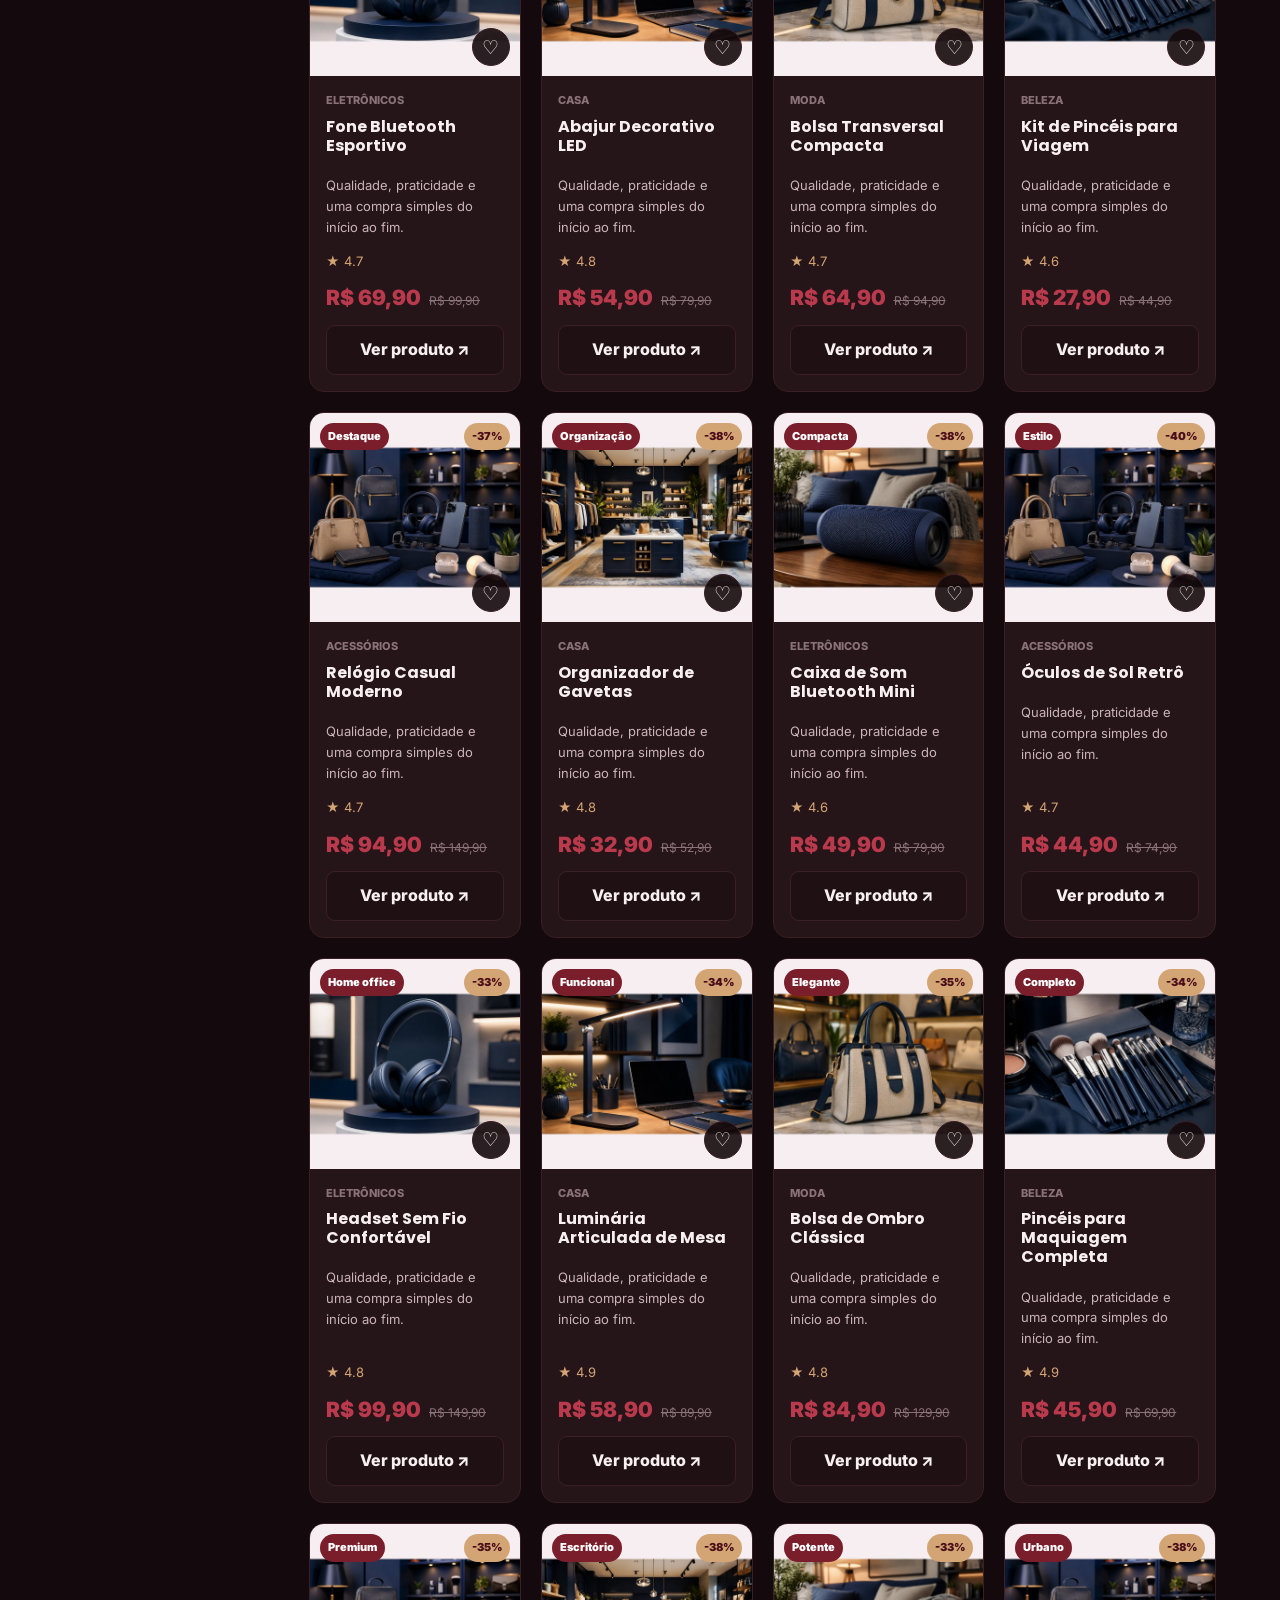
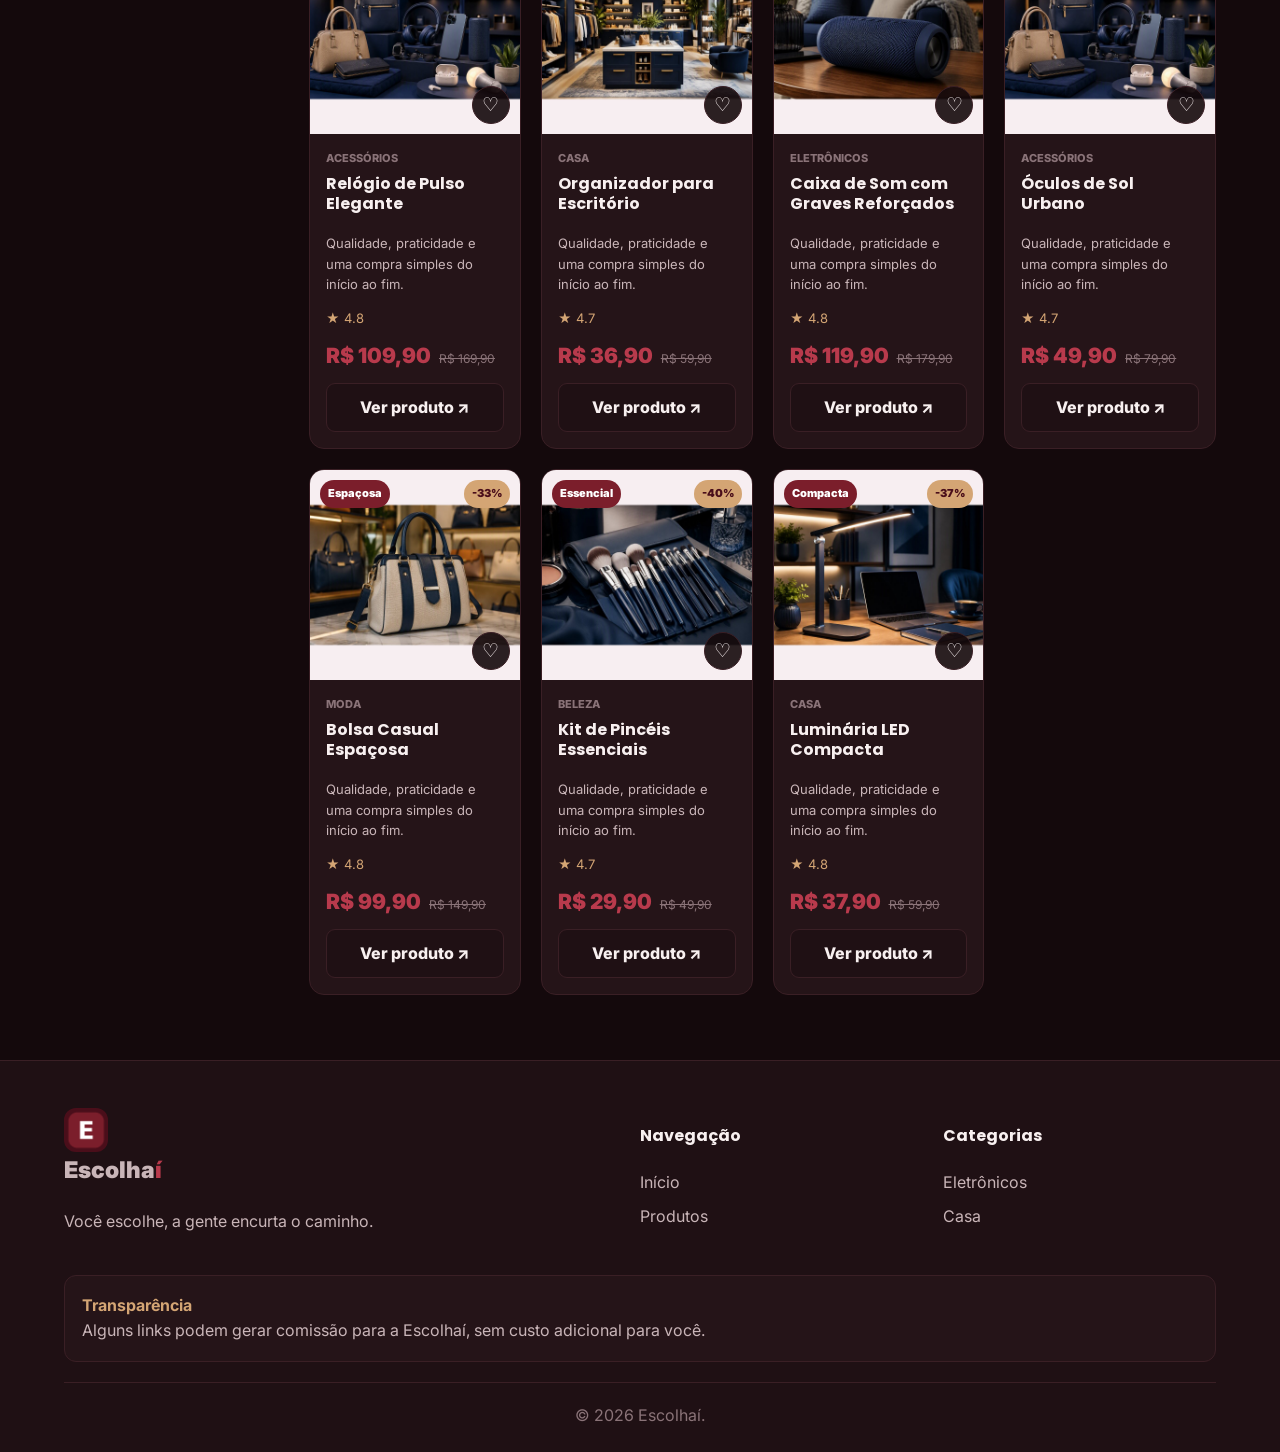
<file: produtos.html>
<!doctype html><html lang="pt-BR" data-theme="dark"><head><meta charset="UTF-8"><meta name="viewport" content="width=device-width,initial-scale=1"><meta name="theme-color" content="#7B1E2B"><link rel="icon" href="images/icon-192.png"><link rel="preconnect" href="https://fonts.googleapis.com"><link rel="preconnect" href="https://fonts.gstatic.com" crossorigin><link href="https://fonts.googleapis.com/css2?family=Inter:wght@400;500;600;700;800&family=Poppins:wght@600;700;800&display=swap" rel="stylesheet"><link rel="stylesheet" href="styles.css?v=5"><title>Produtos — Escolhaí</title></head><body><header class="header"><nav class="nav container"><a class="brand" href="index.html"><img src="images/icon-192.png" alt=""><span>Escolha<em>í</em></span></a><div class="nav-links" id="navLinks"><a href="index.html">Início</a><a href="produtos.html" class="active">Produtos</a><a href="index.html#sobre">Sobre</a><a href="#contato">Contato</a></div><div class="nav-actions"><a class="icon-btn" href="produtos.html?fav=1">♡<span class="fav-count" id="favCount"></span></a><button class="icon-btn" id="themeToggle">◐</button><a class="catalog-btn" href="index.html">← Página inicial</a><button class="icon-btn menu-btn" id="menuToggle">☰</button></div></nav></header><main><section class="page-head"><div class="container"><div class="eyebrow">LOJA COMPLETA</div><h1>Todos os produtos</h1><p>Explore as categorias, pesquise e escolha seus favoritos.</p></div></section><div class="container"><div class="toolbar"><div class="search-wrap"><input id="searchInput" type="search" placeholder="Buscar produto..."></div><div class="sort-wrap"><select id="sortSelect"><option value="relevance">Mais relevantes</option><option value="price-asc">Menor preço</option><option value="price-desc">Maior preço</option><option value="rating">Melhor avaliação</option><option value="discount">Maior desconto</option></select></div><span class="result-count" id="resultCount"></span></div><div class="catalog-layout"><aside class="filters"><h3>Categorias</h3><div class="filter-list" id="filterList"></div></aside><section><div class="products-grid" id="productsGrid"></div></section></div></div></main><footer id="contato"><div class="container"><div class="footer-grid"><div><a class="brand" href="index.html"><img src="images/icon-192.png" alt=""><span>Escolha<em>í</em></span></a><p>Você escolhe, a gente encurta o caminho.</p></div><div><h4>Navegação</h4><a href="index.html">Início</a><a href="produtos.html">Produtos</a></div><div><h4>Categorias</h4><a href="produtos.html?cat=Eletrônicos">Eletrônicos</a><a href="produtos.html?cat=Casa">Casa</a></div></div><div class="transparency"><strong>Transparência</strong><br>Alguns links podem gerar comissão para a Escolhaí, sem custo adicional para você.</div><div class="footer-bottom">© 2026 Escolhaí.</div></div></footer><div id="toast"></div><script>window.PAGE='catalog'</script><script src="app.js?v=5"></script></body></html>
</file>
<file: styles.css>
:root{--wine-900:#4A0E1A;--wine-800:#5A1620;--wine-700:#7B1E2B;--wine-600:#9B2D3D;--wine-500:#B83A4C;--gold:#D4A574;--radius:12px;--radius-lg:20px;--max-width:1200px;--transition:.3s ease}[data-theme=dark]{--bg:#14090C;--bg-soft:#1F1014;--bg-card:#251418;--border:#3A1F25;--text:#F8F0F0;--text-secondary:#C9B5B8;--text-muted:#8A7378;--overlay:rgba(20,9,12,.9)}[data-theme=light]{--bg:#FBF5F5;--bg-soft:#F5EBEB;--bg-card:#fff;--border:#EAD8DA;--text:#2A0F14;--text-secondary:#5A3A40;--text-muted:#8A6E74;--overlay:rgba(251,245,245,.92)}*{box-sizing:border-box}html{scroll-behavior:smooth}body{margin:0;font-family:Inter,Arial,sans-serif;background:var(--bg);color:var(--text);line-height:1.6}h1,h2,h3,h4{font-family:Poppins,Inter,sans-serif;line-height:1.2}a{color:inherit;text-decoration:none}img{display:block;max-width:100%}.container{max-width:var(--max-width);margin:auto;padding:0 24px}.header{position:sticky;top:0;z-index:100;background:var(--overlay);backdrop-filter:blur(15px);border-bottom:1px solid var(--border)}.nav{height:74px;display:flex;align-items:center;justify-content:space-between;gap:18px}.brand{display:flex;align-items:center;gap:10px;font-size:23px;font-weight:900}.brand img{width:44px;height:44px;border-radius:12px}.brand em{color:var(--wine-500);font-style:normal}.nav-links{display:flex;gap:6px}.nav-links a{padding:9px 12px;border-radius:9px;color:var(--text-secondary);font-weight:700}.nav-links a:hover,.nav-links a.active{background:var(--bg-soft);color:var(--text)}.nav-actions{display:flex;gap:8px;align-items:center}.icon-btn{width:43px;height:43px;border-radius:50%;border:1px solid var(--border);background:var(--bg-soft);color:var(--text);display:grid;place-items:center;cursor:pointer;position:relative}.fav-count{position:absolute;top:-4px;right:-4px;min-width:18px;height:18px;border-radius:9px;background:var(--gold);color:var(--wine-900);font-size:11px;font-weight:900;display:grid;place-items:center}.fav-count:empty{display:none}.catalog-btn{background:var(--wine-700);color:#fff;padding:11px 15px;border-radius:10px;font-weight:800}.menu-btn{display:none}.hero{padding:76px 0;background:radial-gradient(circle at 20% 30%,rgba(123,30,43,.28),transparent 50%),radial-gradient(circle at 80% 70%,rgba(212,165,116,.12),transparent 50%)}.hero-grid{display:grid;grid-template-columns:1.05fr .95fr;gap:50px;align-items:center}.badge{display:inline-flex;background:var(--bg-card);border:1px solid var(--border);color:var(--gold);padding:7px 12px;border-radius:30px;font-weight:800;font-size:13px}.hero h1{font-size:clamp(42px,6vw,68px);letter-spacing:-2px;margin:20px 0}.accent{background:linear-gradient(135deg,var(--wine-500),var(--gold));background-clip:text;-webkit-background-clip:text;color:transparent}.hero p{font-size:18px;color:var(--text-secondary)}.actions{display:flex;gap:12px;margin-top:25px}.btn-primary,.btn-secondary{padding:14px 19px;border-radius:10px;font-weight:800;display:inline-flex}.btn-primary{background:linear-gradient(135deg,var(--wine-700),var(--wine-500));color:#fff}.btn-secondary{background:var(--bg-card);border:1px solid var(--border)}.hero-visual{display:grid;grid-template-columns:1fr 1fr;gap:16px}.hero-visual img{width:100%;height:330px;object-fit:cover;border-radius:20px;border:1px solid var(--border);box-shadow:0 18px 45px rgba(0,0,0,.25)}.hero-visual img:last-child{margin-top:42px}.trust{padding:24px 0;background:var(--bg-soft);border-block:1px solid var(--border)}.trust-grid{display:grid;grid-template-columns:repeat(4,1fr);gap:18px}.trust-item{display:flex;align-items:center;gap:11px}.trust-icon{width:44px;height:44px;border-radius:11px;background:var(--bg-card);display:grid;place-items:center;color:var(--wine-500)}.trust-item b{display:block}.trust-item small{color:var(--text-muted)}.section{padding:68px 0}.section-head{text-align:center;max-width:680px;margin:0 auto 32px}.eyebrow{color:var(--gold);font-size:12px;letter-spacing:2px;font-weight:900}.section-head h2{font-size:clamp(30px,4vw,44px);margin:8px 0}.section-head p{color:var(--text-secondary)}.cats{display:grid;grid-template-columns:repeat(6,1fr);gap:12px}.cat{background:var(--bg-card);border:1px solid var(--border);border-radius:13px;padding:20px 10px;text-align:center;transition:.25s}.cat:hover{transform:translateY(-4px);border-color:var(--wine-600)}.cat i{font-style:normal;font-size:28px}.cat b{display:block;margin-top:7px}.cat small{color:var(--text-muted)}.products-grid{display:grid;grid-template-columns:repeat(4,1fr);gap:20px}.product-card{background:var(--bg-card);border:1px solid var(--border);border-radius:15px;overflow:hidden;display:flex;flex-direction:column}.product-img-wrap{position:relative;aspect-ratio:1;overflow:hidden;background:var(--bg-soft)}.product-img-wrap img{width:100%;height:100%;object-fit:cover}.product-badge,.product-discount{position:absolute;top:10px;padding:5px 8px;border-radius:20px;font-size:11px;font-weight:900}.product-badge{left:10px;background:var(--wine-700);color:#fff}.product-discount{right:10px;background:var(--gold);color:var(--wine-900)}.fav-btn{position:absolute;bottom:10px;right:10px;width:38px;height:38px;border-radius:50%;border:1px solid var(--border);background:var(--overlay);color:var(--text);font-size:19px}.fav-btn.active{background:var(--wine-700);color:var(--gold)}.product-info{padding:16px;display:flex;flex-direction:column;flex:1}.product-cat{font-size:11px;color:var(--text-muted);font-weight:800;text-transform:uppercase}.product-info h3{font-size:16px;margin:7px 0}.product-desc{font-size:13px;color:var(--text-secondary);flex:1}.product-rating{font-size:13px;color:var(--gold)}.product-prices{display:flex;align-items:baseline;gap:8px;margin:10px 0}.price-now{font-size:21px;font-weight:900;color:var(--wine-500)}.price-old{text-decoration:line-through;color:var(--text-muted);font-size:12px}.btn-product{display:block;text-align:center;padding:11px;background:var(--bg-soft);border:1px solid var(--border);border-radius:9px;font-weight:800}.btn-product:hover{background:var(--wine-700);color:#fff}.center{text-align:center;margin-top:28px}.how{background:var(--bg-soft)}.steps{display:grid;grid-template-columns:repeat(3,1fr);gap:27px}.step{text-align:center}.step-num{width:62px;height:62px;border:2px solid var(--wine-600);background:var(--bg-card);color:var(--wine-500);border-radius:50%;display:grid;place-items:center;margin:auto;font-size:22px;font-weight:900}.step p,.about-copy p{color:var(--text-secondary)}.about-grid{display:grid;grid-template-columns:1fr 1fr;gap:40px;align-items:center}.features{display:grid;grid-template-columns:1fr 1fr;gap:12px;margin-top:20px}.feature:before{content:'✓';display:inline-grid;place-items:center;width:23px;height:23px;border-radius:50%;background:var(--wine-700);color:#fff;margin-right:8px}.about-card{background:linear-gradient(135deg,var(--wine-800),var(--wine-600));color:#fff;padding:38px;border-radius:20px;box-shadow:0 18px 42px rgba(0,0,0,.22)}.about-card blockquote{font-size:21px;margin:0;font-family:Poppins}.about-card cite{display:block;color:#f6d7df;margin-top:15px}.cta{background:linear-gradient(135deg,var(--wine-800),var(--wine-600));color:#fff;padding:42px;text-align:center;border-radius:20px}.cta p{color:#f6d7df}.cta .btn-primary{background:#fff;color:var(--wine-700)}footer{background:var(--bg-soft);border-top:1px solid var(--border);padding:43px 0 24px}.footer-grid{display:grid;grid-template-columns:2fr 1fr 1fr;gap:30px}.footer-grid p,.footer-grid a{color:var(--text-secondary)}.footer-grid a{display:block;padding:4px 0}.transparency{background:var(--bg-card);border:1px solid var(--border);padding:17px;border-radius:12px;margin-top:24px;color:var(--text-secondary)}.transparency strong{color:var(--gold)}.footer-bottom{text-align:center;color:var(--text-muted);border-top:1px solid var(--border);margin-top:20px;padding-top:20px}.page-head{padding:44px 0 25px}.toolbar{display:flex;gap:12px;align-items:center;position:sticky;top:74px;background:var(--bg);padding:16px 0;z-index:20}.search-wrap{flex:1}.search-wrap input,.sort-wrap select{width:100%;padding:12px;background:var(--bg-card);border:1px solid var(--border);color:var(--text);border-radius:9px}.catalog-layout{display:grid;grid-template-columns:220px 1fr;gap:25px;padding:25px 0 65px}.filters{position:sticky;top:150px;align-self:start}.filter-list{display:grid;gap:5px}.filter-list button{border:0;background:transparent;color:var(--text-secondary);padding:10px;text-align:left;border-radius:8px}.filter-list button.active{background:var(--wine-700);color:#fff}.result-count{color:var(--text-muted)}.empty{grid-column:1/-1;text-align:center;padding:60px;color:var(--text-secondary)}.toast{position:fixed;right:18px;bottom:18px;background:var(--bg-card);border:1px solid var(--border);border-left:4px solid var(--wine-600);padding:12px;border-radius:9px;z-index:200}@media(max-width:950px){.nav-links{display:none;position:fixed;top:74px;left:0;right:0;flex-direction:column;background:var(--bg);padding:15px}.nav-links.open{display:flex}.menu-btn{display:grid}.catalog-btn{display:none}.hero-grid,.about-grid{grid-template-columns:1fr}.hero-visual{display:none}.trust-grid{grid-template-columns:repeat(2,1fr)}.cats{grid-template-columns:repeat(3,1fr)}.products-grid{grid-template-columns:repeat(2,1fr)}.steps{grid-template-columns:1fr}.catalog-layout{grid-template-columns:1fr}.filters{position:static}.filter-list{display:flex;flex-wrap:wrap}.footer-grid{grid-template-columns:1fr 1fr}}@media(max-width:560px){.actions{flex-direction:column}.trust-grid,.products-grid,.features,.footer-grid{grid-template-columns:1fr}.cats{grid-template-columns:repeat(2,1fr)}}
</file>
